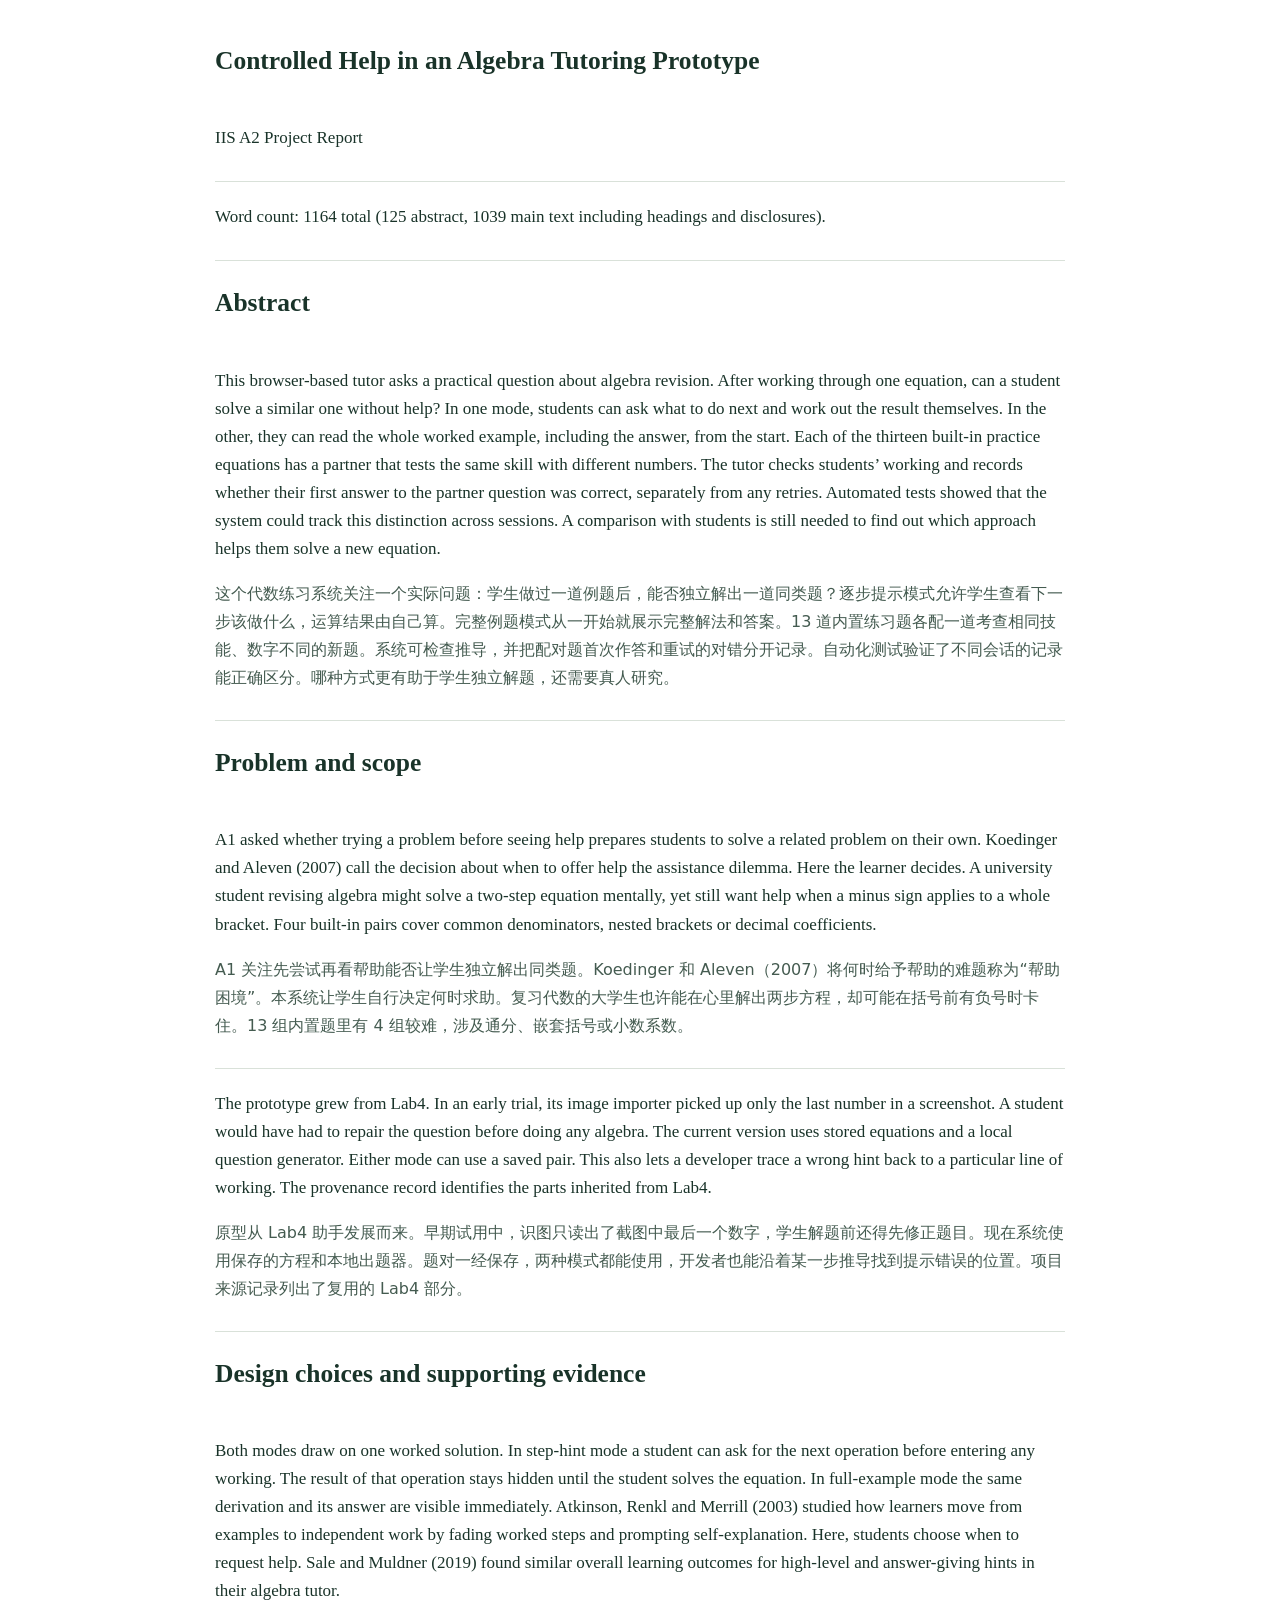
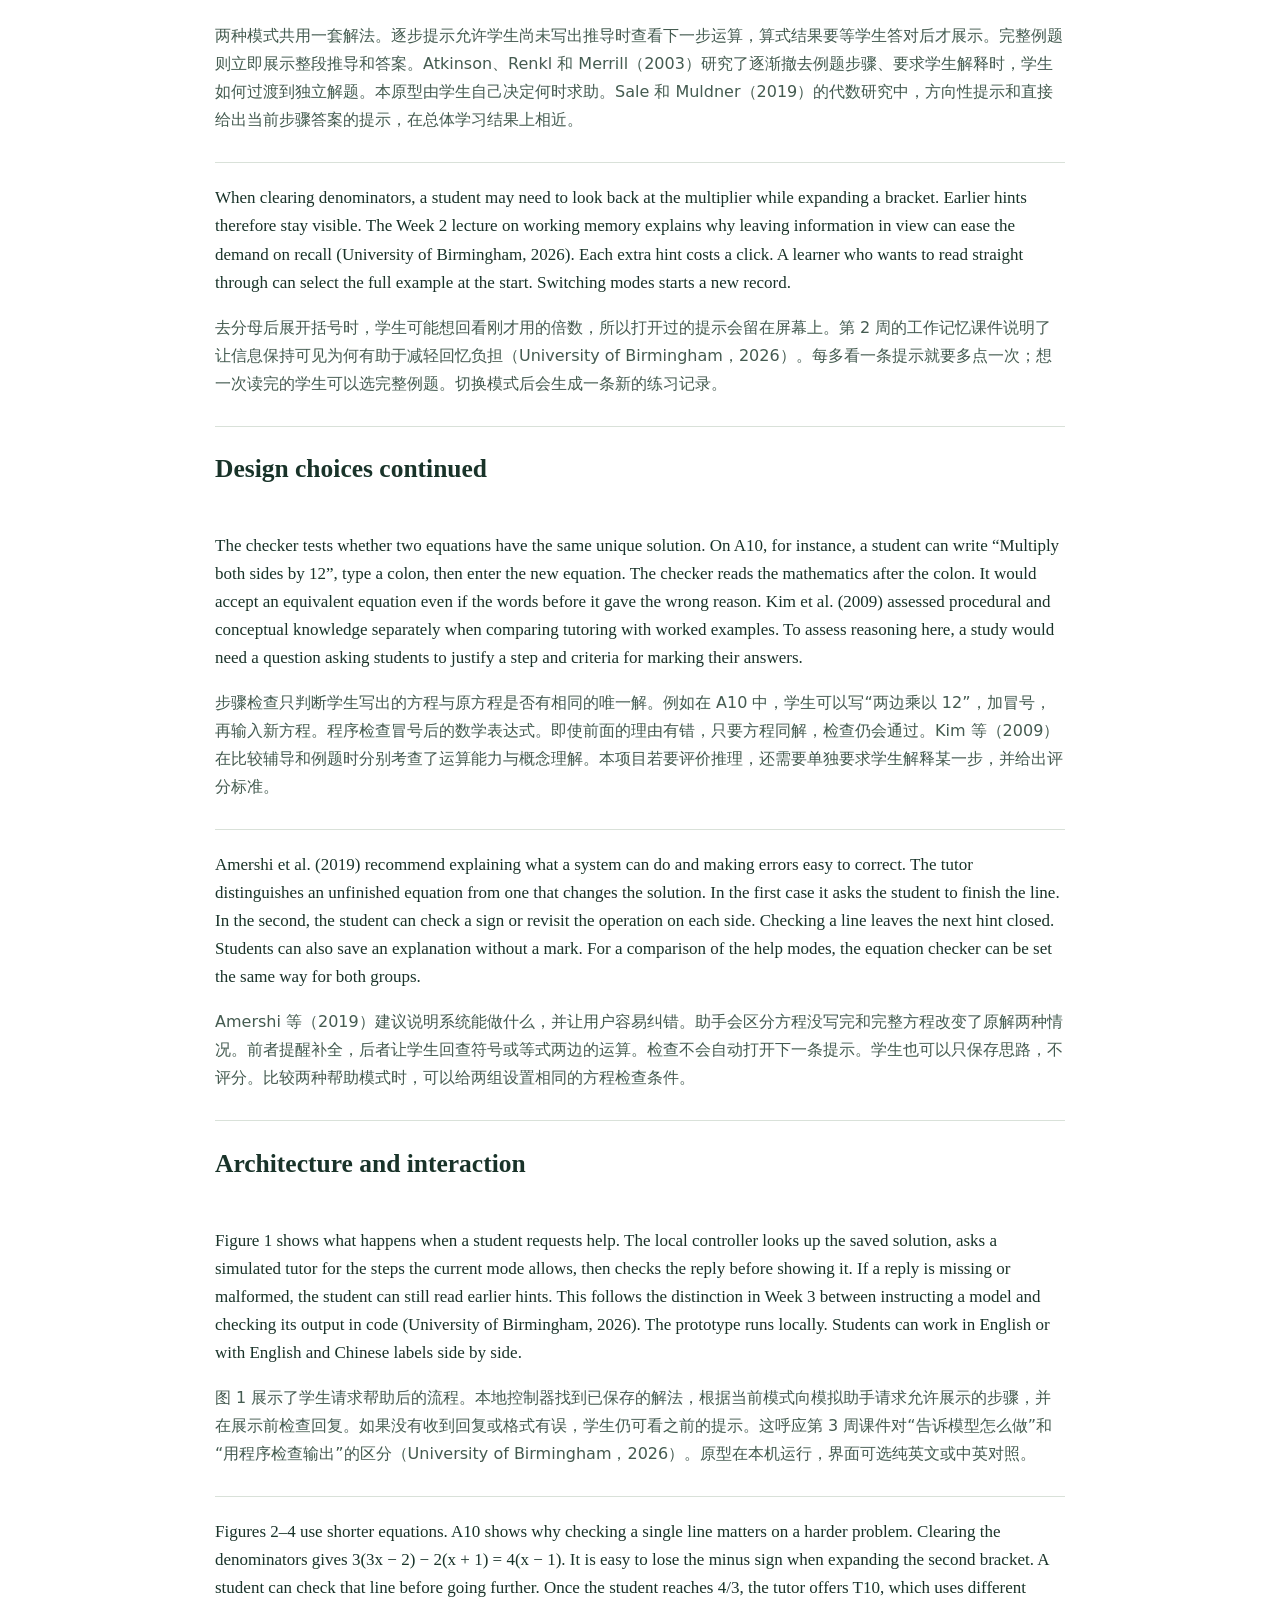
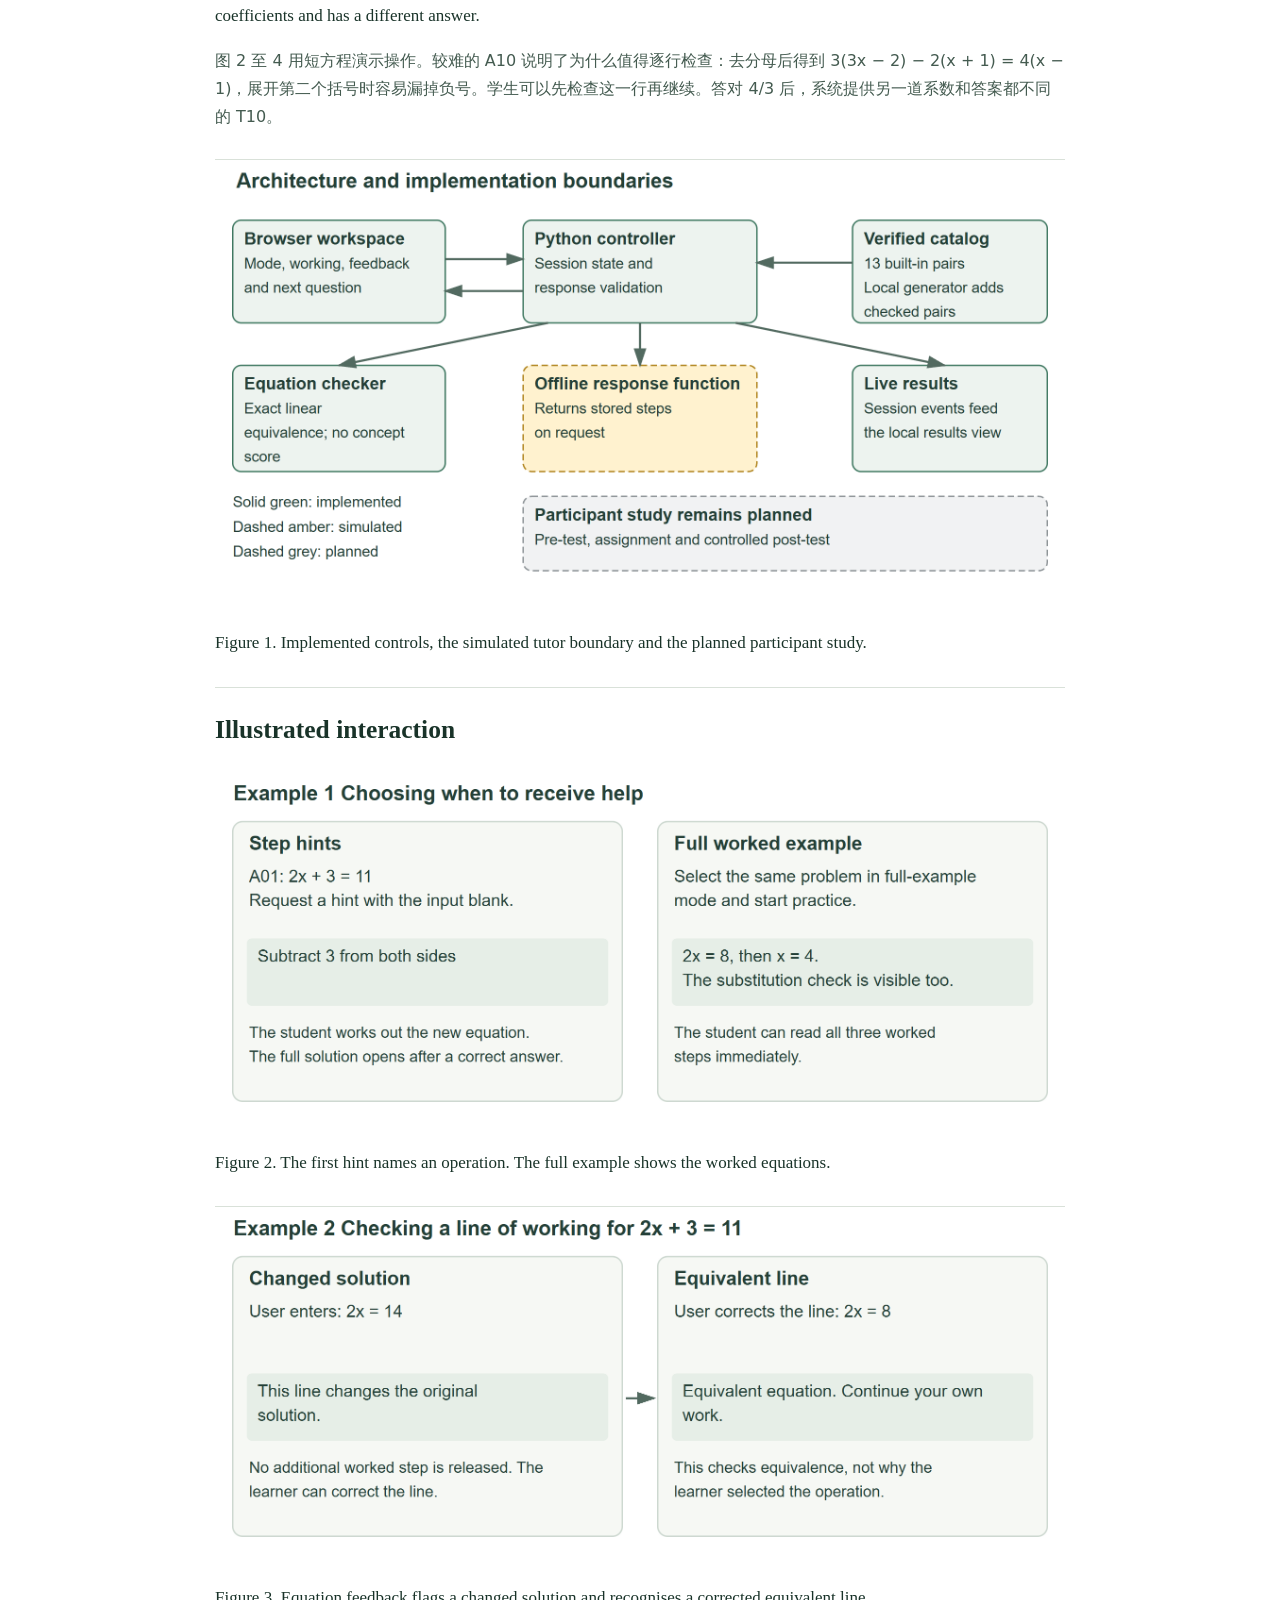
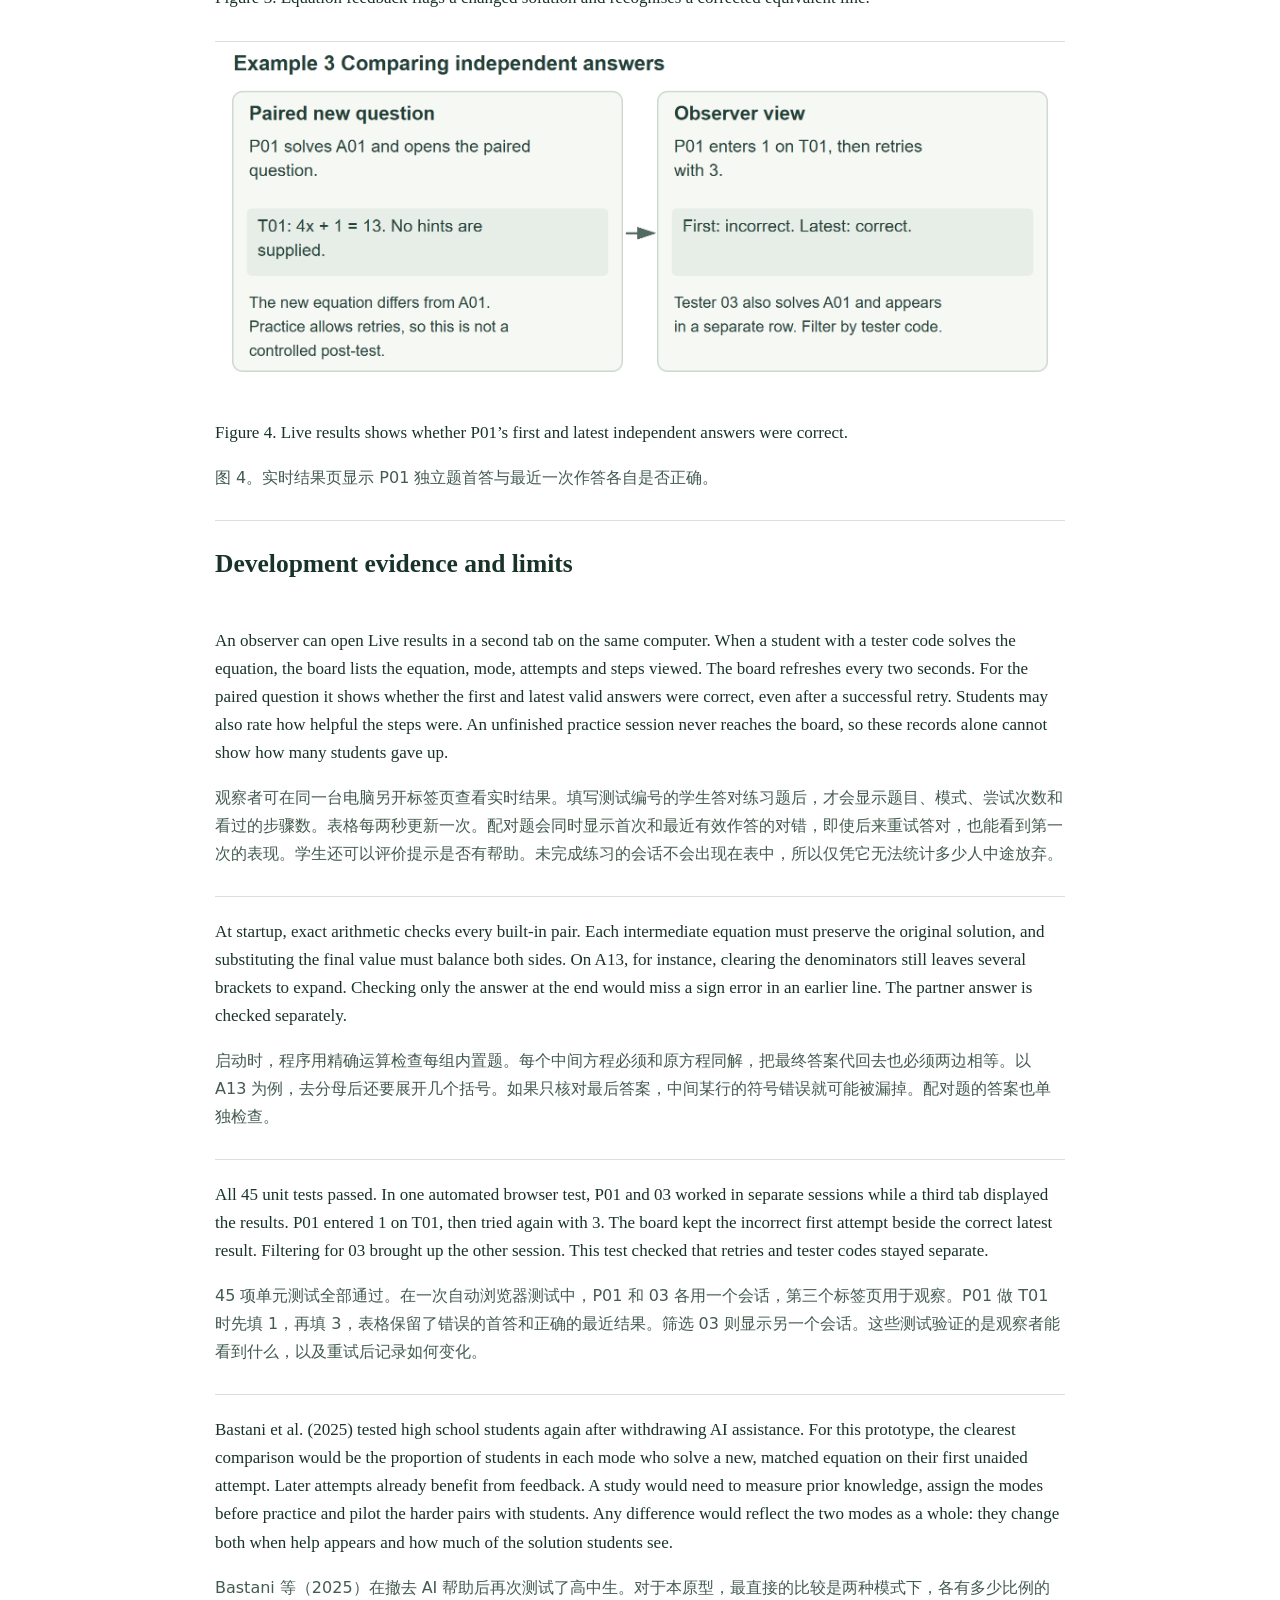
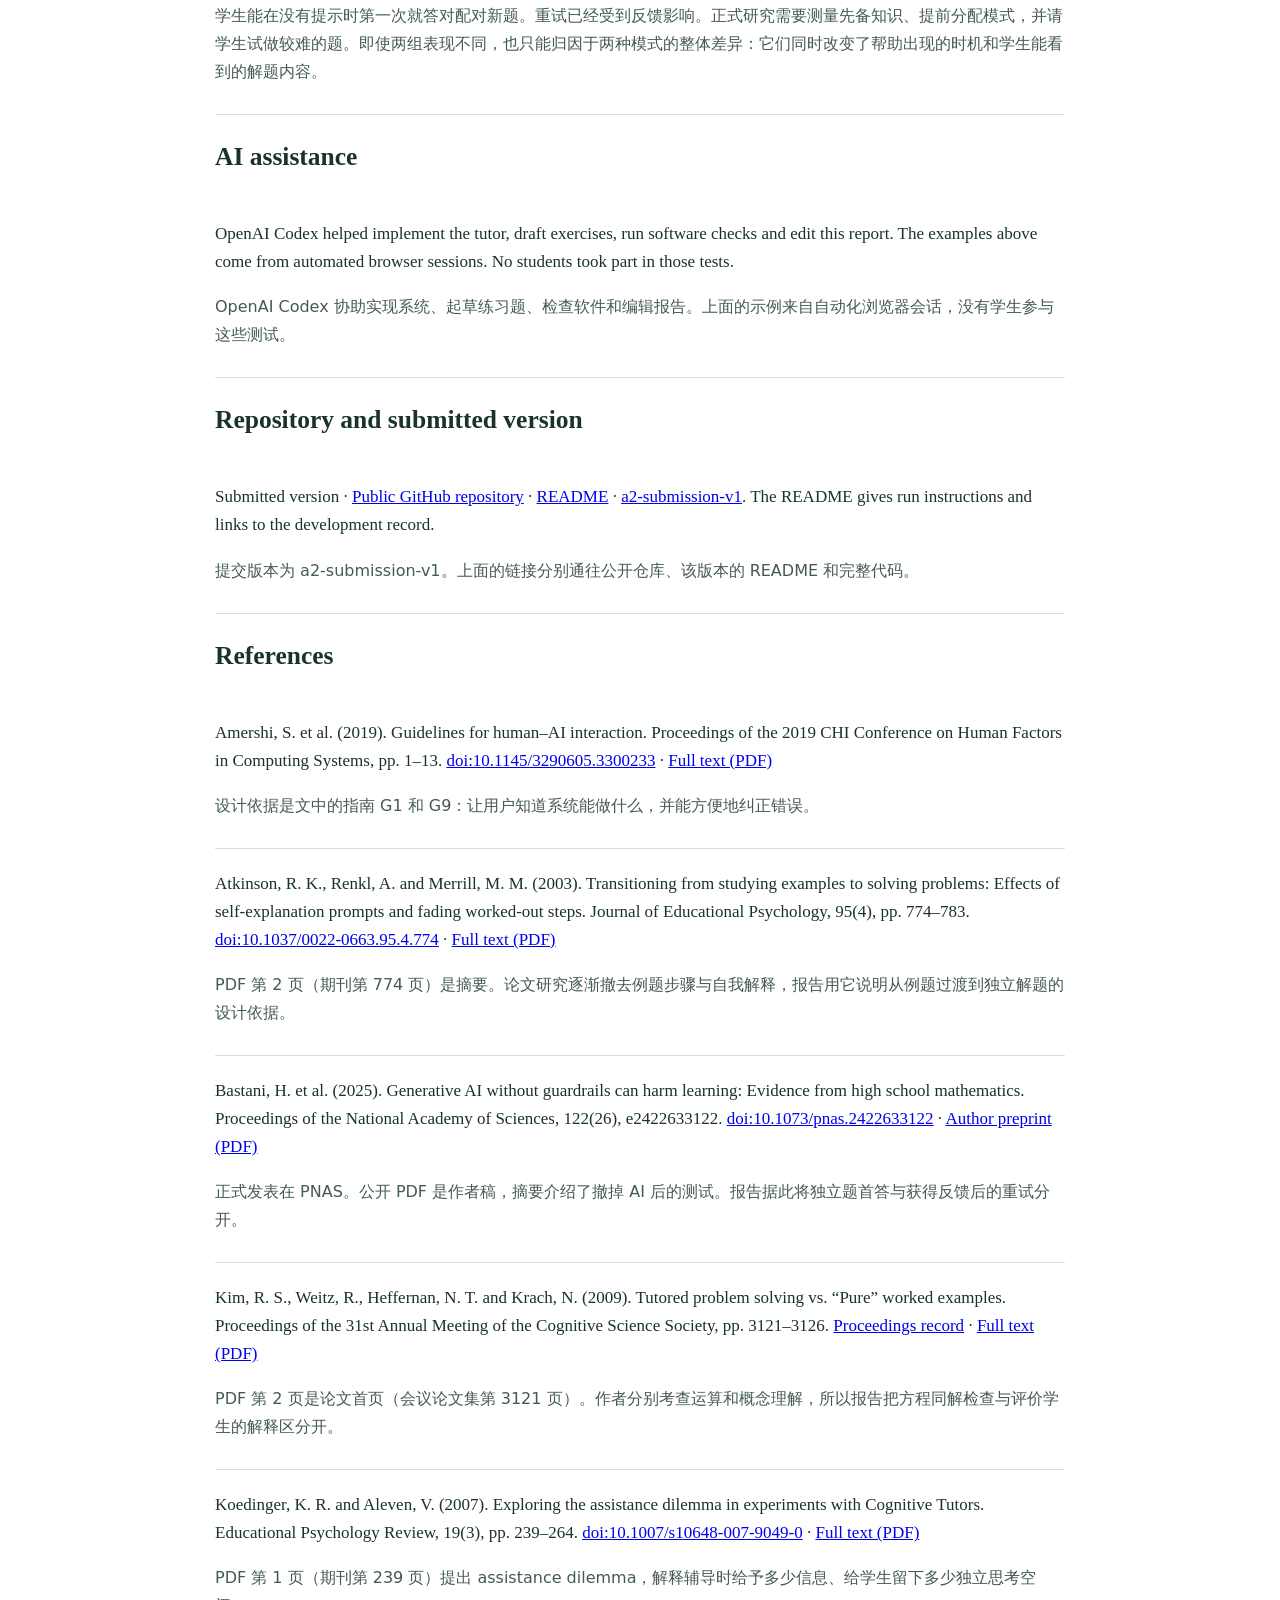
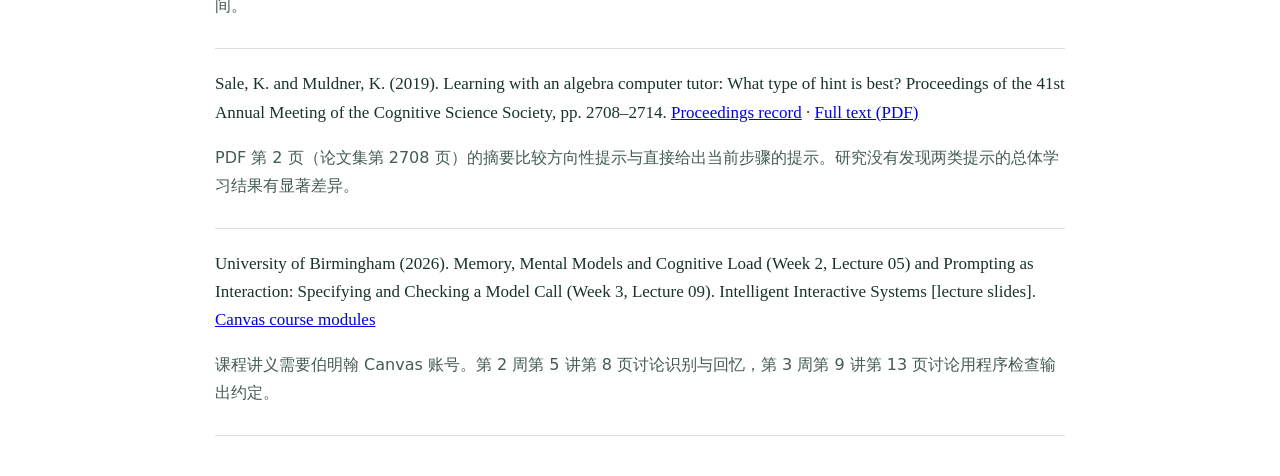
<file: docs/A2_代数版_中英对照.html>
<!doctype html><html lang="en"><meta charset="utf-8"><meta name="viewport" content="width=device-width,initial-scale=1"><title>Algebra tutor · A2 中英对照</title><style>body{max-width:850px;margin:40px auto;padding:0 20px;color:#193329;font:17px/1.65 Georgia,serif}p[lang]{font:16px/1.75 system-ui;color:#445b50}img{max-width:100%}section{border-bottom:1px solid #d9e1d9;padding:4px 0 12px}</style><main>
<h2>Controlled Help in an Algebra Tutoring Prototype</h2>
<section><p>IIS A2 Project Report</p></section>
<section><p>Word count: 1164 total (125 abstract, 1039 main text including headings and disclosures).</p></section>
<h2>Abstract</h2>
<section><p>This browser-based tutor asks a practical question about algebra revision. After working through one equation, can a student solve a similar one without help? In one mode, students can ask what to do next and work out the result themselves. In the other, they can read the whole worked example, including the answer, from the start. Each of the thirteen built-in practice equations has a partner that tests the same skill with different numbers. The tutor checks students’ working and records whether their first answer to the partner question was correct, separately from any retries. Automated tests showed that the system could track this distinction across sessions. A comparison with students is still needed to find out which approach helps them solve a new equation.</p><p lang="zh-CN">这个代数练习系统关注一个实际问题：学生做过一道例题后，能否独立解出一道同类题？逐步提示模式允许学生查看下一步该做什么，运算结果由自己算。完整例题模式从一开始就展示完整解法和答案。13 道内置练习题各配一道考查相同技能、数字不同的新题。系统可检查推导，并把配对题首次作答和重试的对错分开记录。自动化测试验证了不同会话的记录能正确区分。哪种方式更有助于学生独立解题，还需要真人研究。</p></section>
<h2>Problem and scope</h2>
<section><p>A1 asked whether trying a problem before seeing help prepares students to solve a related problem on their own. Koedinger and Aleven (2007) call the decision about when to offer help the assistance dilemma. Here the learner decides. A university student revising algebra might solve a two-step equation mentally, yet still want help when a minus sign applies to a whole bracket. Four built-in pairs cover common denominators, nested brackets or decimal coefficients.</p><p lang="zh-CN">A1 关注先尝试再看帮助能否让学生独立解出同类题。Koedinger 和 Aleven（2007）将何时给予帮助的难题称为“帮助困境”。本系统让学生自行决定何时求助。复习代数的大学生也许能在心里解出两步方程，却可能在括号前有负号时卡住。13 组内置题里有 4 组较难，涉及通分、嵌套括号或小数系数。</p></section>
<section><p>The prototype grew from Lab4. In an early trial, its image importer picked up only the last number in a screenshot. A student would have had to repair the question before doing any algebra. The current version uses stored equations and a local question generator. Either mode can use a saved pair. This also lets a developer trace a wrong hint back to a particular line of working. The provenance record identifies the parts inherited from Lab4.</p><p lang="zh-CN">原型从 Lab4 助手发展而来。早期试用中，识图只读出了截图中最后一个数字，学生解题前还得先修正题目。现在系统使用保存的方程和本地出题器。题对一经保存，两种模式都能使用，开发者也能沿着某一步推导找到提示错误的位置。项目来源记录列出了复用的 Lab4 部分。</p></section>
<h2>Design choices and supporting evidence</h2>
<section><p>Both modes draw on one worked solution. In step-hint mode a student can ask for the next operation before entering any working. The result of that operation stays hidden until the student solves the equation. In full-example mode the same derivation and its answer are visible immediately. Atkinson, Renkl and Merrill (2003) studied how learners move from examples to independent work by fading worked steps and prompting self-explanation. Here, students choose when to request help. Sale and Muldner (2019) found similar overall learning outcomes for high-level and answer-giving hints in their algebra tutor.</p><p lang="zh-CN">两种模式共用一套解法。逐步提示允许学生尚未写出推导时查看下一步运算，算式结果要等学生答对后才展示。完整例题则立即展示整段推导和答案。Atkinson、Renkl 和 Merrill（2003）研究了逐渐撤去例题步骤、要求学生解释时，学生如何过渡到独立解题。本原型由学生自己决定何时求助。Sale 和 Muldner（2019）的代数研究中，方向性提示和直接给出当前步骤答案的提示，在总体学习结果上相近。</p></section>
<section><p>When clearing denominators, a student may need to look back at the multiplier while expanding a bracket. Earlier hints therefore stay visible. The Week 2 lecture on working memory explains why leaving information in view can ease the demand on recall (University of Birmingham, 2026). Each extra hint costs a click. A learner who wants to read straight through can select the full example at the start. Switching modes starts a new record.</p><p lang="zh-CN">去分母后展开括号时，学生可能想回看刚才用的倍数，所以打开过的提示会留在屏幕上。第 2 周的工作记忆课件说明了让信息保持可见为何有助于减轻回忆负担（University of Birmingham，2026）。每多看一条提示就要多点一次；想一次读完的学生可以选完整例题。切换模式后会生成一条新的练习记录。</p></section>
<h2>Design choices continued</h2>
<section><p>The checker tests whether two equations have the same unique solution. On A10, for instance, a student can write “Multiply both sides by 12”, type a colon, then enter the new equation. The checker reads the mathematics after the colon. It would accept an equivalent equation even if the words before it gave the wrong reason. Kim et al. (2009) assessed procedural and conceptual knowledge separately when comparing tutoring with worked examples. To assess reasoning here, a study would need a question asking students to justify a step and criteria for marking their answers.</p><p lang="zh-CN">步骤检查只判断学生写出的方程与原方程是否有相同的唯一解。例如在 A10 中，学生可以写“两边乘以 12”，加冒号，再输入新方程。程序检查冒号后的数学表达式。即使前面的理由有错，只要方程同解，检查仍会通过。Kim 等（2009）在比较辅导和例题时分别考查了运算能力与概念理解。本项目若要评价推理，还需要单独要求学生解释某一步，并给出评分标准。</p></section>
<section><p>Amershi et al. (2019) recommend explaining what a system can do and making errors easy to correct. The tutor distinguishes an unfinished equation from one that changes the solution. In the first case it asks the student to finish the line. In the second, the student can check a sign or revisit the operation on each side. Checking a line leaves the next hint closed. Students can also save an explanation without a mark. For a comparison of the help modes, the equation checker can be set the same way for both groups.</p><p lang="zh-CN">Amershi 等（2019）建议说明系统能做什么，并让用户容易纠错。助手会区分方程没写完和完整方程改变了原解两种情况。前者提醒补全，后者让学生回查符号或等式两边的运算。检查不会自动打开下一条提示。学生也可以只保存思路，不评分。比较两种帮助模式时，可以给两组设置相同的方程检查条件。</p></section>
<h2>Architecture and interaction</h2>
<section><p>Figure 1 shows what happens when a student requests help. The local controller looks up the saved solution, asks a simulated tutor for the steps the current mode allows, then checks the reply before showing it. If a reply is missing or malformed, the student can still read earlier hints. This follows the distinction in Week 3 between instructing a model and checking its output in code (University of Birmingham, 2026). The prototype runs locally. Students can work in English or with English and Chinese labels side by side.</p><p lang="zh-CN">图 1 展示了学生请求帮助后的流程。本地控制器找到已保存的解法，根据当前模式向模拟助手请求允许展示的步骤，并在展示前检查回复。如果没有收到回复或格式有误，学生仍可看之前的提示。这呼应第 3 周课件对“告诉模型怎么做”和“用程序检查输出”的区分（University of Birmingham，2026）。原型在本机运行，界面可选纯英文或中英对照。</p></section>
<section><p>Figures 2–4 use shorter equations. A10 shows why checking a single line matters on a harder problem. Clearing the denominators gives 3(3x − 2) − 2(x + 1) = 4(x − 1). It is easy to lose the minus sign when expanding the second bracket. A student can check that line before going further. Once the student reaches 4/3, the tutor offers T10, which uses different coefficients and has a different answer.</p><p lang="zh-CN">图 2 至 4 用短方程演示操作。较难的 A10 说明了为什么值得逐行检查：去分母后得到 3(3x − 2) − 2(x + 1) = 4(x − 1)，展开第二个括号时容易漏掉负号。学生可以先检查这一行再继续。答对 4/3 后，系统提供另一道系数和答案都不同的 T10。</p></section>
<img src="figures/architecture.png" alt="architecture">
<section><p>Figure 1. Implemented controls, the simulated tutor boundary and the planned participant study.</p></section>
<h2>Illustrated interaction</h2>
<img src="figures/story-1.png" alt="story-1">
<section><p>Figure 2. The first hint names an operation. The full example shows the worked equations.</p></section>
<img src="figures/story-2.png" alt="story-2">
<section><p>Figure 3. Equation feedback flags a changed solution and recognises a corrected equivalent line.</p></section>
<img src="figures/story-3.png" alt="story-3">
<section><p>Figure 4. Live results shows whether P01’s first and latest independent answers were correct.</p><p lang="zh-CN">图 4。实时结果页显示 P01 独立题首答与最近一次作答各自是否正确。</p></section>
<h2>Development evidence and limits</h2>
<section><p>An observer can open Live results in a second tab on the same computer. When a student with a tester code solves the equation, the board lists the equation, mode, attempts and steps viewed. The board refreshes every two seconds. For the paired question it shows whether the first and latest valid answers were correct, even after a successful retry. Students may also rate how helpful the steps were. An unfinished practice session never reaches the board, so these records alone cannot show how many students gave up.</p><p lang="zh-CN">观察者可在同一台电脑另开标签页查看实时结果。填写测试编号的学生答对练习题后，才会显示题目、模式、尝试次数和看过的步骤数。表格每两秒更新一次。配对题会同时显示首次和最近有效作答的对错，即使后来重试答对，也能看到第一次的表现。学生还可以评价提示是否有帮助。未完成练习的会话不会出现在表中，所以仅凭它无法统计多少人中途放弃。</p></section>
<section><p>At startup, exact arithmetic checks every built-in pair. Each intermediate equation must preserve the original solution, and substituting the final value must balance both sides. On A13, for instance, clearing the denominators still leaves several brackets to expand. Checking only the answer at the end would miss a sign error in an earlier line. The partner answer is checked separately.</p><p lang="zh-CN">启动时，程序用精确运算检查每组内置题。每个中间方程必须和原方程同解，把最终答案代回去也必须两边相等。以 A13 为例，去分母后还要展开几个括号。如果只核对最后答案，中间某行的符号错误就可能被漏掉。配对题的答案也单独检查。</p></section>
<section><p>All 45 unit tests passed. In one automated browser test, P01 and 03 worked in separate sessions while a third tab displayed the results. P01 entered 1 on T01, then tried again with 3. The board kept the incorrect first attempt beside the correct latest result. Filtering for 03 brought up the other session. This test checked that retries and tester codes stayed separate.</p><p lang="zh-CN">45 项单元测试全部通过。在一次自动浏览器测试中，P01 和 03 各用一个会话，第三个标签页用于观察。P01 做 T01 时先填 1，再填 3，表格保留了错误的首答和正确的最近结果。筛选 03 则显示另一个会话。这些测试验证的是观察者能看到什么，以及重试后记录如何变化。</p></section>
<section><p>Bastani et al. (2025) tested high school students again after withdrawing AI assistance. For this prototype, the clearest comparison would be the proportion of students in each mode who solve a new, matched equation on their first unaided attempt. Later attempts already benefit from feedback. A study would need to measure prior knowledge, assign the modes before practice and pilot the harder pairs with students. Any difference would reflect the two modes as a whole: they change both when help appears and how much of the solution students see.</p><p lang="zh-CN">Bastani 等（2025）在撤去 AI 帮助后再次测试了高中生。对于本原型，最直接的比较是两种模式下，各有多少比例的学生能在没有提示时第一次就答对配对新题。重试已经受到反馈影响。正式研究需要测量先备知识、提前分配模式，并请学生试做较难的题。即使两组表现不同，也只能归因于两种模式的整体差异：它们同时改变了帮助出现的时机和学生能看到的解题内容。</p></section>
<h2>AI assistance</h2>
<section><p>OpenAI Codex helped implement the tutor, draft exercises, run software checks and edit this report. The examples above come from automated browser sessions. No students took part in those tests.</p><p lang="zh-CN">OpenAI Codex 协助实现系统、起草练习题、检查软件和编辑报告。上面的示例来自自动化浏览器会话，没有学生参与这些测试。</p></section>
<h2>Repository and submitted version</h2>
<section><p>Submitted version · <a href="https://github.com/34248/iis-a2-algebra-tutor">Public GitHub repository</a> · <a href="https://github.com/34248/iis-a2-algebra-tutor/blob/a2-submission-v1/README.md">README</a> · <a href="https://github.com/34248/iis-a2-algebra-tutor/tree/a2-submission-v1">a2-submission-v1</a>. The README gives run instructions and links to the development record.</p><p lang="zh-CN">提交版本为 a2-submission-v1。上面的链接分别通往公开仓库、该版本的 README 和完整代码。</p></section>
<h2>References</h2>
<section><p>Amershi, S. et al. (2019). Guidelines for human–AI interaction. Proceedings of the 2019 CHI Conference on Human Factors in Computing Systems, pp. 1–13. <a href="https://doi.org/10.1145/3290605.3300233">doi:10.1145/3290605.3300233</a> · <a href="https://www.microsoft.com/en-us/research/wp-content/uploads/2019/01/Guidelines-for-Human-AI-Interaction-camera-ready.pdf">Full text (PDF)</a></p><p lang="zh-CN">设计依据是文中的指南 G1 和 G9：让用户知道系统能做什么，并能方便地纠正错误。</p></section>
<section><p>Atkinson, R. K., Renkl, A. and Merrill, M. M. (2003). Transitioning from studying examples to solving problems: Effects of self-explanation prompts and fading worked-out steps. Journal of Educational Psychology, 95(4), pp. 774–783. <a href="https://doi.org/10.1037/0022-0663.95.4.774">doi:10.1037/0022-0663.95.4.774</a> · <a href="https://mrbartonmaths.com/resourcesnew/8.%20Research/Making%20the%20most%20of%20examples/Fading%20out%20and%20Prompts.pdf">Full text (PDF)</a></p><p lang="zh-CN">PDF 第 2 页（期刊第 774 页）是摘要。论文研究逐渐撤去例题步骤与自我解释，报告用它说明从例题过渡到独立解题的设计依据。</p></section>
<section><p>Bastani, H. et al. (2025). Generative AI without guardrails can harm learning: Evidence from high school mathematics. Proceedings of the National Academy of Sciences, 122(26), e2422633122. <a href="https://doi.org/10.1073/pnas.2422633122">doi:10.1073/pnas.2422633122</a> · <a href="https://hamsabastani.github.io/education_llm.pdf">Author preprint (PDF)</a></p><p lang="zh-CN">正式发表在 PNAS。公开 PDF 是作者稿，摘要介绍了撤掉 AI 后的测试。报告据此将独立题首答与获得反馈后的重试分开。</p></section>
<section><p>Kim, R. S., Weitz, R., Heffernan, N. T. and Krach, N. (2009). Tutored problem solving vs. “Pure” worked examples. Proceedings of the 31st Annual Meeting of the Cognitive Science Society, pp. 3121–3126. <a href="https://escholarship.org/uc/item/35w4h4zt">Proceedings record</a> · <a href="https://escholarship.org/content/qt35w4h4zt/qt35w4h4zt.pdf">Full text (PDF)</a></p><p lang="zh-CN">PDF 第 2 页是论文首页（会议论文集第 3121 页）。作者分别考查运算和概念理解，所以报告把方程同解检查与评价学生的解释区分开。</p></section>
<section><p>Koedinger, K. R. and Aleven, V. (2007). Exploring the assistance dilemma in experiments with Cognitive Tutors. Educational Psychology Review, 19(3), pp. 239–264. <a href="https://doi.org/10.1007/s10648-007-9049-0">doi:10.1007/s10648-007-9049-0</a> · <a href="https://pact.cs.cmu.edu/koedinger/pubs/paper%20%2314.pdf">Full text (PDF)</a></p><p lang="zh-CN">PDF 第 1 页（期刊第 239 页）提出 assistance dilemma，解释辅导时给予多少信息、给学生留下多少独立思考空间。</p></section>
<section><p>Sale, K. and Muldner, K. (2019). Learning with an algebra computer tutor: What type of hint is best? Proceedings of the 41st Annual Meeting of the Cognitive Science Society, pp. 2708–2714. <a href="https://escholarship.org/uc/item/8gv8k0t5">Proceedings record</a> · <a href="https://escholarship.org/content/qt8gv8k0t5/qt8gv8k0t5.pdf">Full text (PDF)</a></p><p lang="zh-CN">PDF 第 2 页（论文集第 2708 页）的摘要比较方向性提示与直接给出当前步骤的提示。研究没有发现两类提示的总体学习结果有显著差异。</p></section>
<section><p>University of Birmingham (2026). Memory, Mental Models and Cognitive Load (Week 2, Lecture 05) and Prompting as Interaction: Specifying and Checking a Model Call (Week 3, Lecture 09). Intelligent Interactive Systems [lecture slides]. <a href="https://canvas.bham.ac.uk/courses/90253/modules">Canvas course modules</a></p><p lang="zh-CN">课程讲义需要伯明翰 Canvas 账号。第 2 周第 5 讲第 8 页讨论识别与回忆，第 3 周第 9 讲第 13 页讨论用程序检查输出约定。</p></section></main></html>
</file>
